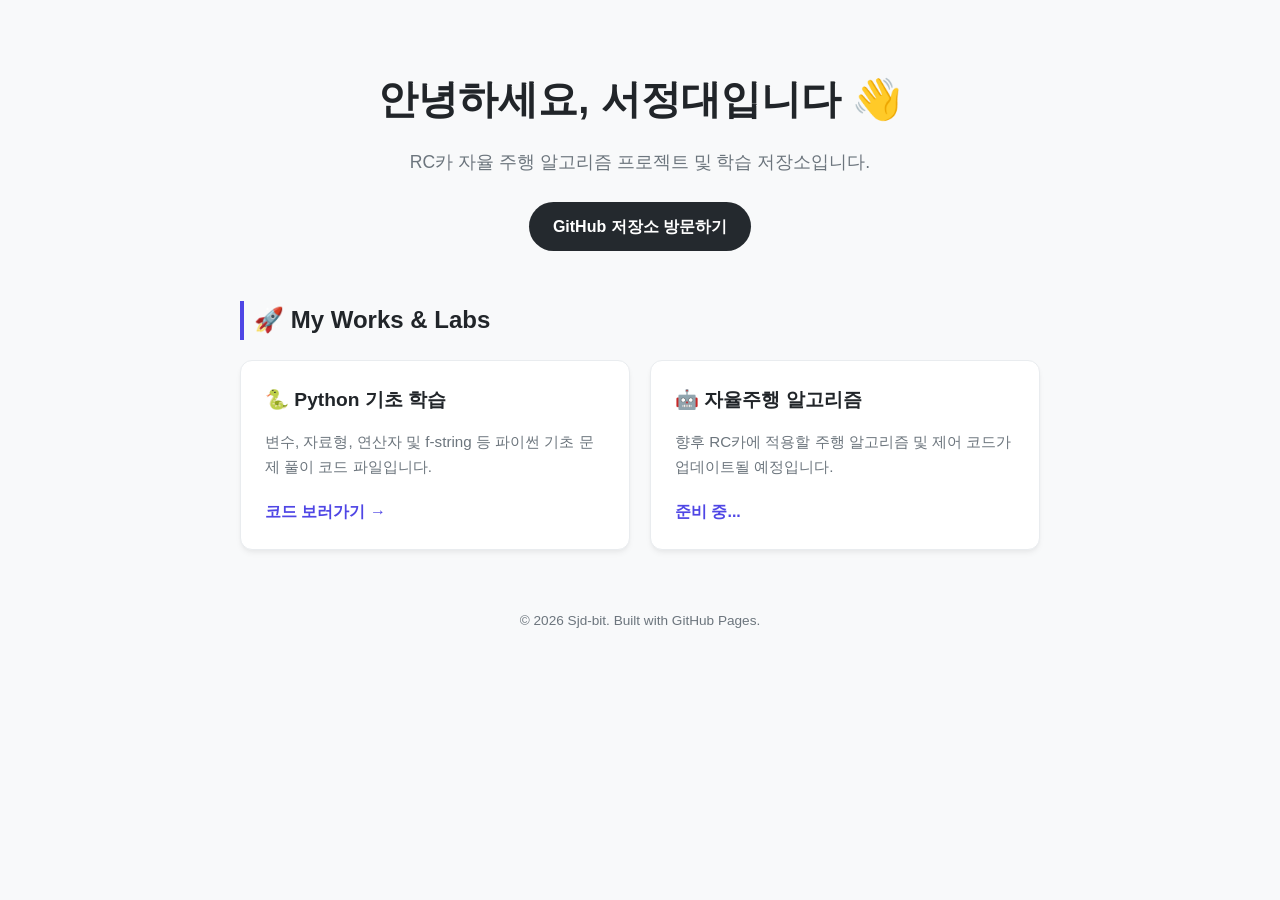
<file: index.html>
<!DOCTYPE html>
<html lang="ko">
<head>
    <meta charset="UTF-8">
    <meta name="viewport" content="width=device-width, initial-scale=1.0">
    <title>정대's RC 자율주행 프로젝트</title>
    <style>
        :root {
            --bg-color: #f8f9fa;
            --card-bg: #ffffff;
            --text-main: #212529;
            --text-sub: #6c757d;
            --accent: #4f46e5;
            --accent-hover: #4338ca;
        }

        body {
            font-family: -apple-system, BlinkMacSystemFont, "Segoe UI", Roboto, "Helvetica Neue", Arial, sans-serif;
            background-color: var(--bg-color);
            color: var(--text-main);
            margin: 0;
            padding: 0;
            line-height: 1.6;
        }

        .container {
            max-width: 800px;
            margin: 0 auto;
            padding: 40px 20px;
        }

        header {
            text-align: center;
            margin-bottom: 50px;
        }

        h1 {
            font-size: 2.5rem;
            color: var(--text-main);
            margin-bottom: 10px;
            font-weight: 800;
        }

        .subtitle {
            font-size: 1.1rem;
            color: var(--text-sub);
            margin-bottom: 25px;
        }

        /* 프로필 링크 버튼 */
        .btn-github {
            display: inline-flex;
            align-items: center;
            background-color: #24292e;
            color: #fff;
            padding: 12px 24px;
            border-radius: 30px;
            text-decoration: none;
            font-weight: 600;
            transition: transform 0.2s, background-color 0.2s;
        }

        .btn-github:hover {
            background-color: #555;
            transform: translateY(-2px);
        }

        /* 섹션 타이틀 */
        h2 {
            font-size: 1.5rem;
            margin-top: 40px;
            margin-bottom: 20px;
            border-left: 4px solid var(--accent);
            padding-left: 10px;
        }

        /* 작업물 카드 스타일 */
        .grid {
            display: grid;
            grid-template-columns: repeat(auto-fit, minmax(280px, 1fr));
            gap: 20px;
        }

        .card {
            background: var(--card-bg);
            border-radius: 12px;
            padding: 24px;
            box-shadow: 0 4px 6px -1px rgba(0, 0, 0, 0.05), 0 2px 4px -1px rgba(0, 0, 0, 0.03);
            border: 1px solid #e9ecef;
            transition: transform 0.2s, box-shadow 0.2s;
        }

        .card:hover {
            transform: translateY(-4px);
            box-shadow: 0 10px 15px -3px rgba(0, 0, 0, 0.1);
        }

        .card h3 {
            margin-top: 0;
            margin-bottom: 10px;
            font-size: 1.2rem;
        }

        .card p {
            color: var(--text-sub);
            font-size: 0.95rem;
            margin-bottom: 20px;
        }

        .card a {
            color: var(--accent);
            text-decoration: none;
            font-weight: 600;
        }

        .card a:hover {
            text-decoration: underline;
        }

        footer {
            text-align: center;
            margin-top: 60px;
            color: var(--text-sub);
            font-size: 0.85rem;
        }
    </style>
</head>
<body>

<div class="container">
    <header>
        <h1>안녕하세요, 서정대입니다 👋</h1>
        <p class="subtitle">RC카 자율 주행 알고리즘 프로젝트 및 학습 저장소입니다.</p>
        <a href="https://github.com/Sjd-bit/RC_2026" class="btn-github" target="_blank">
            GitHub 저장소 방문하기
        </a>
    </header>

    <h2>🚀 My Works & Labs</h2>
    <div class="grid">
        <div class="card">
            <h3>🐍 Python 기초 학습</h3>
            <p>변수, 자료형, 연산자 및 f-string 등 파이썬 기초 문제 풀이 코드 파일입니다.</p>
            <a href="https://github.com/Sjd-bit/RC_2026/tree/main/python" target="_blank">코드 보러가기 &rarr;</a>
        </div>

        <div class="card">
            <h3>🤖 자율주행 알고리즘</h3>
            <p>향후 RC카에 적용할 주행 알고리즘 및 제어 코드가 업데이트될 예정입니다.</p>
            <a href="#">준비 중...</a>
        </div>
    </div>

    <footer>
        <p>© 2026 Sjd-bit. Built with GitHub Pages.</p>
    </footer>
</div>

</body>
</html>
</file>
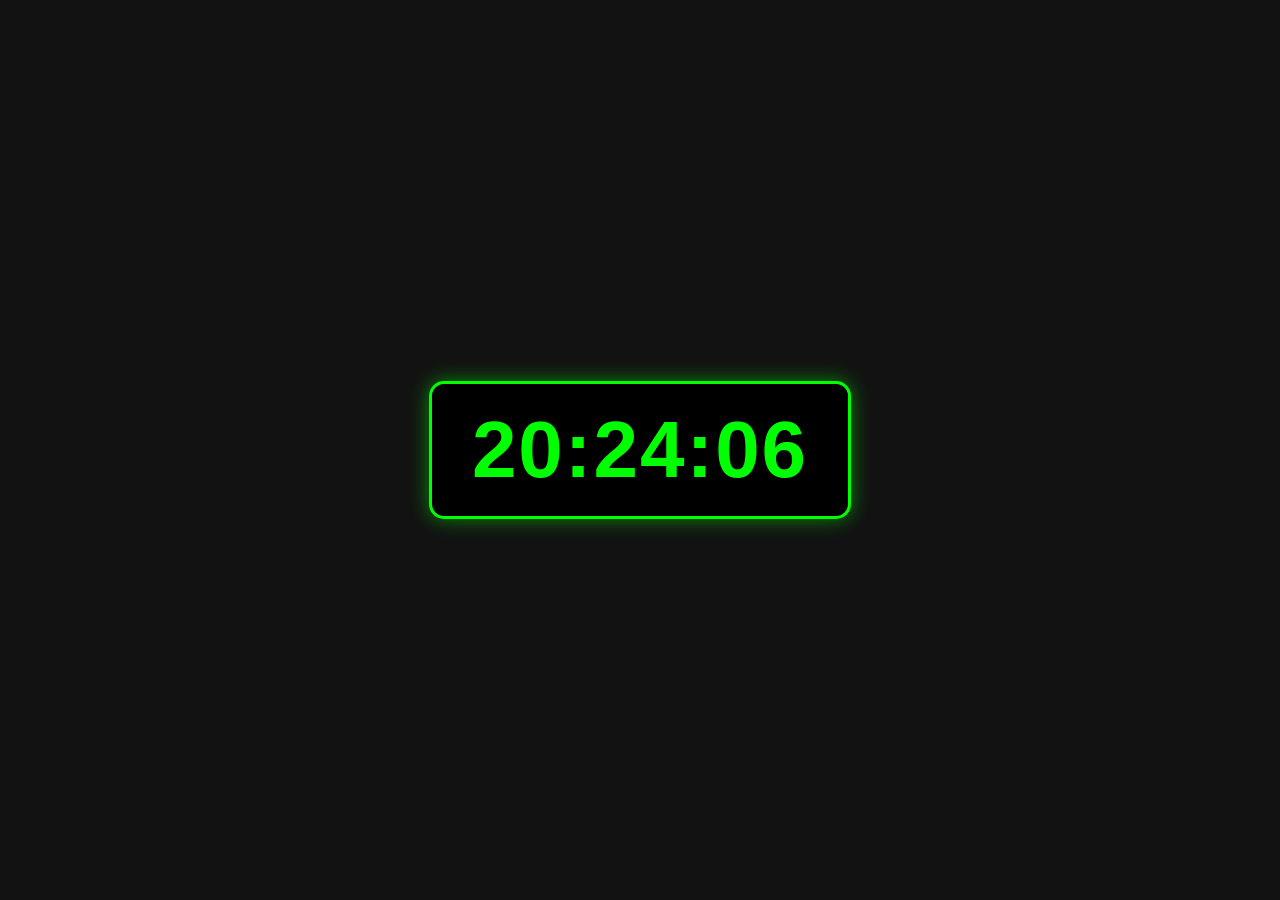
<file: clock_app/index.html>
<!DOCTYPE html>
<html lang="ko">
<head>
    <meta charset="UTF-8">
    <meta name="viewport" content="width=device-width, initial-scale=1.0">
    <title>디지털 시계</title>
    <style>
        /* 화면 중앙 정렬 및 배경 스타일 */
        body {
            background-color: #121212;
            color: #00FF00; /* 네온 그린 색상 */
            font-family: 'Helvetica Neue', Helvetica, Arial, sans-serif;
            display: flex;
            justify-content: center;
            align-items: center;
            height: 100vh;
            margin: 0;
        }

        /* 시계 상자 스타일 */
        .clock {
            font-size: 5rem;
            font-weight: bold;
            letter-spacing: 2px;
            padding: 20px 40px;
            border: 3px solid #00FF00;
            border-radius: 15px;
            box-shadow: 0 0 20px rgba(0, 255, 0, 0.5);
            background-color: #000000;
        }
    </style>
</head>
<body>

    <!-- 시계가 표시될 공간 -->
    <div class="clock" id="clock">00:00:00</div>

    <script>
        function updateClock() {
            const now = new Date();
            
            // 시, 분, 초를 2자리 숫자로 맞추기 (예: 5초 -> 05초)
            const hours = String(now.getHours()).padStart(2, '0');
            const minutes = String(now.getMinutes()).padStart(2, '0');
            const seconds = String(now.getSeconds()).padStart(2, '0');
            
            // HTML 화면에 시간 반영
            document.getElementById('clock').textContent = `${hours}:${minutes}:${seconds}`;
        }
        
        // 1초(1000밀리초)마다 updateClock 함수를 실행
        setInterval(updateClock, 1000);
        
        // 페이지가 로딩되자마자 00:00:00이 안 보이도록 즉시 한 번 실행
        updateClock();
    </script>
</body>
</html>
</file>
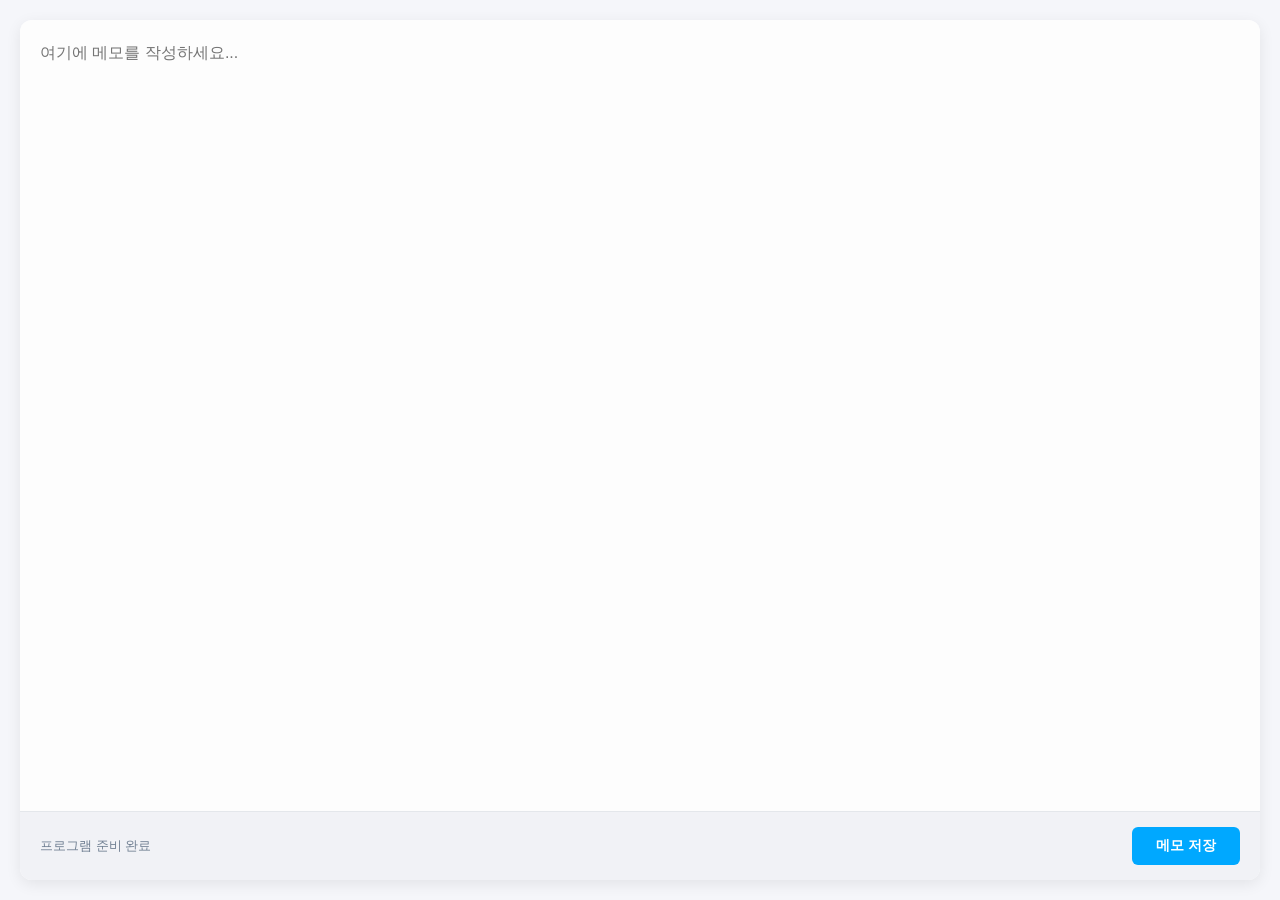
<file: python/index.html>
<!DOCTYPE html>
<html lang="ko">
<head>
    <meta charset="UTF-8">
    <meta name="viewport" content="width=device-width, initial-scale=1.0">
    <title>심플 메모장</title>
    <style>
        /* 기본 스타일 리셋 및 폰트 설정 */
        * {
            box-sizing: border-box;
            margin: 0;
            padding: 0;
            font-family: 'Segoe UI', Tahoma, Geneva, Verdana, sans-serif;
        }

        body {
            background-color: #f5f6fa;
            display: flex;
            flex-direction: column;
            height: 100vh;
            padding: 20px;
        }

        /* 메인 컨테이너 */
        .container {
            display: flex;
            flex-direction: column;
            flex-grow: 1;
            background: #ffffff;
            border-radius: 12px;
            box-shadow: 0 4px 15px rgba(0, 0, 0, 0.08);
            overflow: hidden;
        }

        /* 텍스트 입력 영역 */
        textarea {
            flex-grow: 1;
            border: none;
            resize: none;
            padding: 20px;
            font-size: 16px;
            line-height: 1.6;
            color: #2f3640;
            outline: none;
            background-color: #fdfdfd;
        }

        /* 하단 바 (버튼 및 상태 표시) */
        .footer {
            display: flex;
            justify-content: space-between;
            align-items: center;
            padding: 15px 20px;
            background-color: #f1f2f6;
            border-top: 1px solid #e4e7eb;
        }

        /* 상태 메시지 스타일 */
        .status-message {
            font-size: 13px;
            color: #718093;
            transition: color 0.3s ease;
        }

        .status-message.success {
            color: #4cd137;
            font-weight: bold;
        }

        /* 저장 버튼 스타일 */
        .btn-save {
            background-color: #00a8ff;
            color: white;
            border: none;
            padding: 10px 24px;
            font-size: 14px;
            font-weight: 600;
            border-radius: 6px;
            cursor: pointer;
            transition: background 0.2s ease, transform 0.1s ease;
        }

        .btn-save:hover {
            background-color: #0097e6;
        }

        .btn-save:active {
            transform: scale(0.98);
        }
    </style>
</head>
<body>

    <div class="container">
        <textarea id="memo-area" placeholder="여기에 메모를 작성하세요..."></textarea>
        
        <div class="footer">
            <span id="status" class="status-message">프로그램 준비 완료</span>
            <button class="btn-save" onclick="saveMemo()">메모 저장</button>
        </div>
    </div>

    <script>
        const memoArea = document.getElementById('memo-area');
        const statusElement = document.getElementById('status');

        // 1. pywebview가 준비되면 자동으로 기존 메모를 불러옵니다.
        window.addEventListener('pywebviewready', async () => {
            showStatus("메모를 불러오는 중...");
            try {
                // Python의 load_note() 함수 호출
                const response = await window.pywebview.api.load_note();
                if (response && response.text) {
                    memoArea.value = response.text;
                }
                showStatus("메모를 성공적으로 불러왔습니다.");
            } catch (error) {
                showStatus("메모를 불러오는데 실패했습니다.", true);
                console.error(error);
            }
        });

        // 2. 메모를 저장하는 함수
        async function saveMemo() {
            const textContent = memoArea.value;
            showStatus("저장 중...");

            try {
                // Python의 save_note(text) 함수 호출
                const response = await window.pywebview.api.save_note(textContent);
                if (response && response.status === "saved") {
                    showStatus("성공적으로 저장되었습니다!", false, true);
                }
            } catch (error) {
                showStatus("저장 중 오류가 발생했습니다.", true);
                console.error(error);
            }
        }

        // 상태 메시지 표시 함수
        function showStatus(message, isError = false, isSuccess = false) {
            statusElement.innerText = message;
            statusElement.className = "status-message"; // 클래스 초기화
            
            if (isError) {
                statusElement.style.color = "#e84118";
            } else if (isSuccess) {
                statusElement.classList.add("success");
                // 3초 후 원래 메시지로 변경
                setTimeout(() => {
                    statusElement.classList.remove("success");
                    statusElement.innerText = "안전하게 저장됨";
                }, 3000);
            } else {
                statusElement.style.color = "#718093";
            }
        }
    </script>
</body>
</html>
</file>
